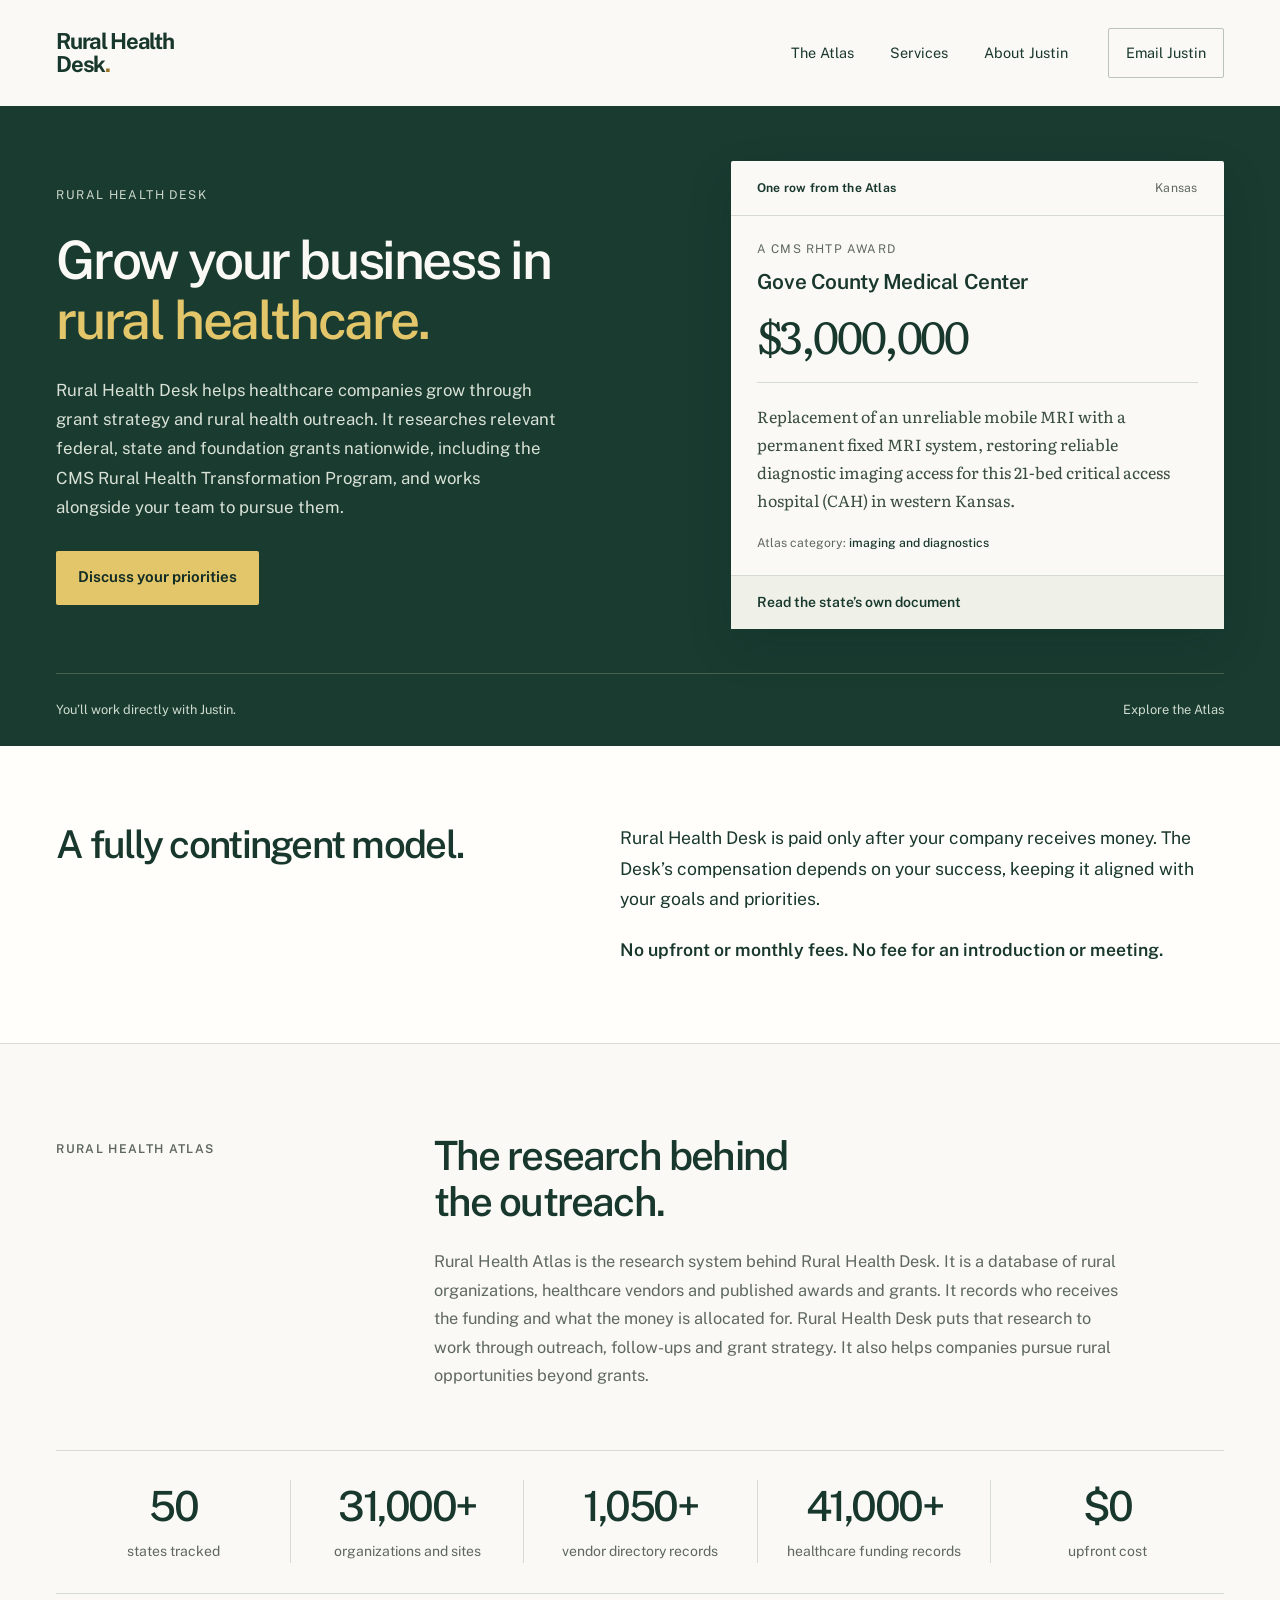
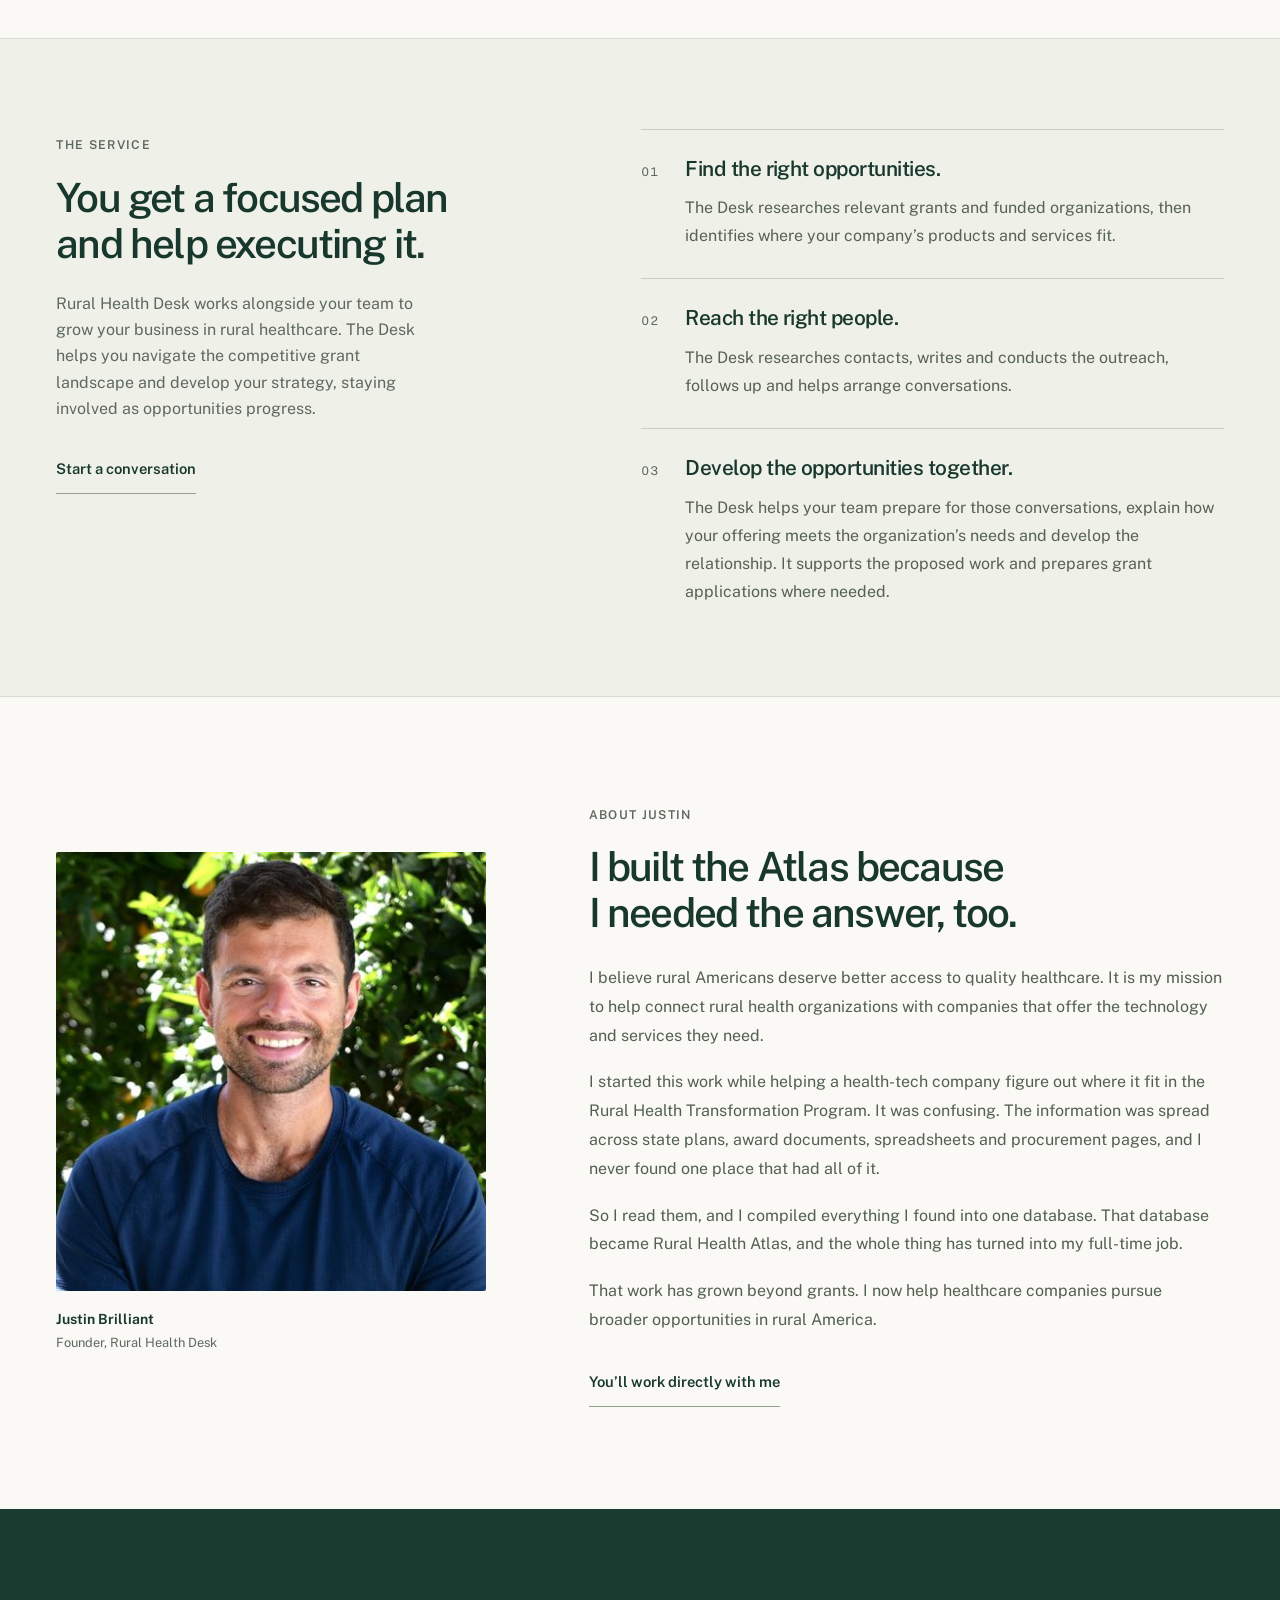
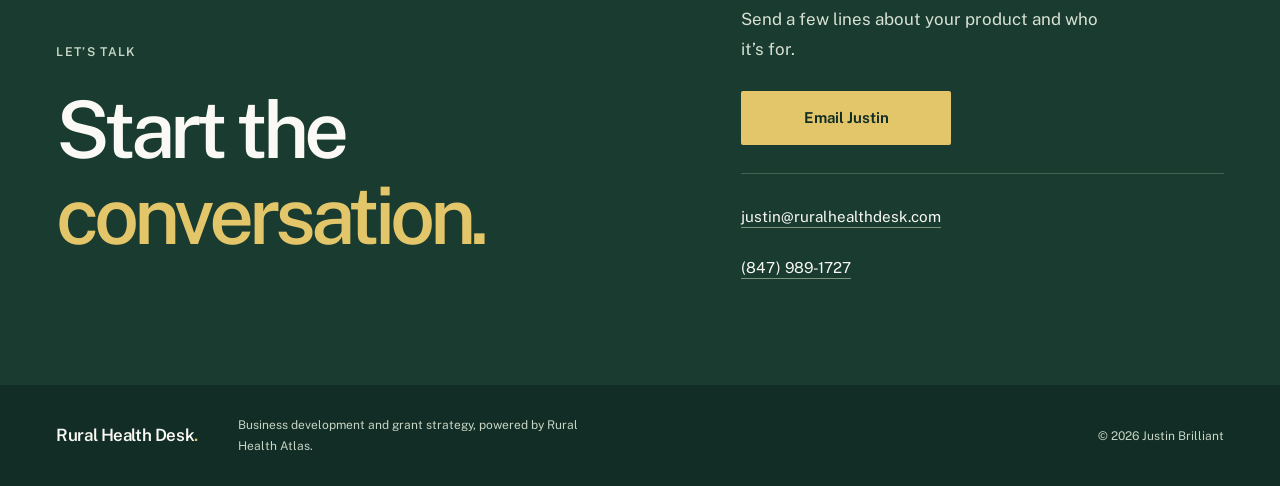
<file: index.html>
<!doctype html>
<html lang="en"><head>
<meta charset="utf-8"><meta name="viewport" content="width=device-width,initial-scale=1">
<meta name="color-scheme" content="light"><meta name="theme-color" content="#193B30">
<title>Rural healthcare outreach and grant strategy | Rural Health Desk</title><meta name="description" content="Business development and outreach for healthcare companies, with grant strategy and application support. Engage Rural Health Desk for outreach, grants or both.">
<meta name="author" content="Justin Brilliant"><link rel="canonical" href="https://ruralhealthdesk.com/">
<meta property="og:site_name" content="Rural Health Desk"><meta property="og:locale" content="en_US">
<meta property="og:type" content="website"><meta property="og:url" content="https://ruralhealthdesk.com/">
<meta property="og:title" content="Rural Health Desk"><meta property="og:description" content="Business development and outreach for healthcare companies, with grant strategy and application support. Engage Rural Health Desk for outreach, grants or both.">
<meta property="og:image" content="https://ruralhealthdesk.com/assets/og-card.png">
<meta property="og:image:type" content="image/png"><meta property="og:image:width" content="1200">
<meta property="og:image:height" content="630"><meta property="og:image:alt" content="Rural Health Desk: grow your business in rural healthcare.">
<meta name="twitter:card" content="summary_large_image">
<link rel="preload" href="/assets/fonts/public-sans.woff2" as="font" type="font/woff2" crossorigin>
<link rel="preload" href="/assets/fonts/literata-400.woff2" as="font" type="font/woff2" crossorigin>
<link rel="icon" href="/assets/favicon.svg" type="image/svg+xml"><link rel="icon" href="/favicon.ico" sizes="32x32">
<link rel="apple-touch-icon" href="/assets/apple-touch-icon.png"><link rel="manifest" href="/assets/manifest.webmanifest">
<script type="application/ld+json">{"@context": "https://schema.org", "@type": "Organization", "name": "Rural Health Desk", "url": "https://ruralhealthdesk.com", "email": "justin@ruralhealthdesk.com", "telephone": "+18479891727", "description": "Business development and outreach for healthcare companies, with grant strategy and application support. Engage Rural Health Desk for outreach, grants or both.", "founder": {"@type": "Person", "name": "Justin Brilliant"}}</script><style>@font-face{font-family:'Public Sans';font-style:normal;font-weight:400 800;font-display:swap;src:url('/assets/fonts/public-sans.woff2') format('woff2')}
@font-face{font-family:Literata;font-style:normal;font-weight:400;font-display:swap;src:url('/assets/fonts/literata-400.woff2') format('woff2')}
:root{--field:#193B30;--deep:#122D25;--paper:#FAF9F5;--white:#FFFEFA;--ink:#19382D;--muted:#5E685F;--wheat:#E4C66A;--line:#D7DCD2;--pale:#EFF1E9;--sans:'Public Sans',Arial,sans-serif;--serif:Literata,Georgia,serif;--gutter:clamp(24px,4.4vw,72px);--shell:1320px}
*{box-sizing:border-box}
html{scroll-behavior:smooth;scroll-padding-top:28px}
body{margin:0;background:var(--paper);color:var(--ink);font-family:var(--sans);font-size:1rem;line-height:1.65;-webkit-font-smoothing:antialiased}
h1,h2,h3,p,figure,blockquote,dl,dd{margin:0}
h1,h2,h3{font-weight:550;line-height:1.14;letter-spacing:-.045em}
h1{font-size:clamp(2.65rem,4.15vw,4.35rem)}
h2{font-size:clamp(2rem,3.15vw,3.05rem)}
h3{font-size:1.3rem;letter-spacing:-.025em;line-height:1.3}
p{text-wrap:pretty}
a{color:inherit;text-underline-offset:5px;text-decoration-thickness:1px}
a:focus-visible{outline:3px solid #946A14;outline-offset:5px}
img{display:block;max-width:100%;height:auto}
::selection{background:var(--wheat);color:var(--deep)}
.shell{max-width:calc(var(--shell) + 2 * var(--gutter));padding-inline:var(--gutter);margin-inline:auto}
.skip{position:fixed;top:12px;left:16px;padding:12px 20px;background:var(--wheat);color:var(--ink);z-index:100;transform:translateY(-160%)}
.skip:focus{transform:translateY(0)}
.site-header{background:var(--paper)}
.header-inner{display:flex;align-items:center;gap:40px;min-height:106px}
.wordmark{font-weight:700;font-size:1.38rem;line-height:1.02;letter-spacing:-.06em;text-decoration:none;min-width:150px}
.wordmark>span{display:block}.brand-dot{color:#9A7527}
.header-inner nav{display:flex;gap:36px;align-items:center;margin-left:auto}
.header-inner nav a{font-size:.9rem;text-decoration:none;padding-block:14px;min-height:48px;position:relative}
.header-inner nav a:after{position:absolute;content:'';height:1px;background:var(--field);bottom:9px;left:0;width:0;transition:width .18s ease}
.header-inner nav a:hover:after{width:100%}
.header-contact{display:flex;align-items:center;gap:24px;text-decoration:none;font-size:.9rem;border:1px solid #BAC4B8;border-radius:2px;padding:12px 17px;min-height:48px;transition:background .2s,border-color .2s}
.header-contact:hover{background:var(--pale);border-color:var(--field)}
.hero{background:var(--field);color:var(--paper);padding-top:clamp(42px,4.3vw,72px)}
.hero-grid{display:grid;grid-template-columns:minmax(0,1.2fr) minmax(0,1fr);align-items:center;gap:clamp(44px,6.5vw,100px)}
.scope-label{color:#CDD8CB;font-size:.76rem;letter-spacing:.115em;text-transform:uppercase;margin-bottom:24px;max-width:460px}
.hero h1{max-width:650px;font-weight:550}
.hero h1 span{font-family:inherit;font-weight:inherit;letter-spacing:inherit;color:var(--wheat)}
.hero-intro{font-size:1.05rem;line-height:1.75;color:#DAE2D7;max-width:500px;margin-top:25px}
.hero-actions{display:flex;flex-direction:column;align-items:flex-start;gap:12px;margin-top:28px}
.hero-actions p{font-size:.875rem;color:#CDD8CB}
.button{display:inline-flex;align-items:center;justify-content:center;min-height:54px;padding:14px 22px;font-size:.94rem;font-weight:650;border-radius:2px;text-decoration:none;transition:background .18s ease}
.button-wheat{background:var(--wheat);color:var(--deep)}.button-wheat:hover{background:#F1D888}
.hero a:focus-visible,.contact-section a:focus-visible{outline-color:var(--wheat)}
.button-wheat:focus-visible{outline-color:var(--paper)}
.button-green{background:var(--field);color:var(--paper)}
.hero-service{font-size:.82rem;color:#CDD8CB;margin-top:28px}
.award-note{background:var(--paper);color:var(--ink);border-radius:2px;box-shadow:0 18px 45px #071D1829;max-width:520px;width:100%;justify-self:end}
.note-top{padding:17px 26px;display:flex;align-items:center;justify-content:space-between;gap:16px;border-bottom:1px solid var(--line);font-size:.76rem;letter-spacing:.02em}
.note-top p{font-weight:650}.note-top span{color:var(--muted)}
.note-body{padding:24px 26px 22px}
.note-type{font-size:.75rem;letter-spacing:.1em;text-transform:uppercase;color:var(--muted);margin-bottom:8px}
.award-note h2{font-size:1.3rem;font-weight:600;letter-spacing:-.02em;line-height:1.3}
.award-amount{font-family:var(--serif);font-size:clamp(2.4rem,3.5vw,3.5rem);line-height:1.25;letter-spacing:-.055em;margin-top:12px}
.award-note blockquote{font-family:var(--serif);font-size:.925rem;line-height:1.75;border-top:1px solid var(--line);padding-top:19px;margin-top:19px;color:#394D3E}
.category{font-size:.76rem;color:var(--muted);margin-top:19px;line-height:1.65}
.category strong{font-weight:500;color:var(--ink)}
.source-link{border-top:1px solid var(--line);background:var(--pale);display:flex;align-items:center;justify-content:space-between;gap:15px;padding:15px 26px;font-size:.82rem;font-weight:600;text-decoration:none;min-height:54px;transition:background .18s}
.source-link:hover{background:#E3E8DC}
.award-note .source-link:focus-visible{outline-color:var(--ink);outline-offset:-5px}
.hero-baseline{display:flex;align-items:center;justify-content:space-between;gap:24px;padding:22px 0;border-top:1px solid #476151;margin-top:44px;font-size:.8rem;color:#CFDBCF}
.hero-baseline a{display:flex;text-decoration:none;min-height:28px;align-items:center}
.section-intro{display:grid;grid-template-columns:1fr 2.4fr;gap:48px}
.section-label{font-size:.76rem;letter-spacing:.11em;text-transform:uppercase;font-weight:600;color:var(--muted);padding-top:6px}
.atlas-section{padding-block:clamp(64px,7vw,112px) 44px}
.section-intro h2{max-width:700px}
.section-intro>div>p{max-width:690px;color:var(--muted);margin-top:22px;font-size:1.02rem;line-height:1.75}
.metrics{display:grid;grid-template-columns:repeat(5,minmax(0,1fr));margin-top:60px;border-top:1px solid var(--line);border-bottom:1px solid var(--line);padding-block:29px 30px}
.metrics>div{padding:0 18px;border-left:1px solid var(--line);text-align:center}
.metrics>div:first-child{border-left:0}
.metrics dt{font-size:clamp(2rem,3.25vw,3.2rem);line-height:1.25;letter-spacing:-.06em;font-weight:500;white-space:nowrap}
.metrics dd{font-size:.85rem;color:var(--muted);margin-top:8px;margin-inline:auto}
.stat-prefix{display:block;font-size:.86rem;letter-spacing:0;vertical-align:baseline}
.data-caption{font-size:.76rem;color:var(--muted);margin-top:14px}
.desk-section{padding-block:clamp(64px,7vw,108px);background:var(--pale);border-block:1px solid var(--line)}
.desk-layout{display:grid;grid-template-columns:minmax(0,1fr) minmax(0,1.24fr);column-gap:clamp(54px,9vw,144px);row-gap:32px}
.desk-heading h2{margin-top:20px;max-width:500px}
.desk-heading>p:not(.section-label){color:var(--muted);font-size:1rem;max-width:380px;margin-top:24px}
.text-link{display:inline-flex;align-items:center;min-height:48px;font-size:.92rem;font-weight:600;text-decoration:none;border-bottom:1px solid #95A38E}
.desk-heading .text-link{margin-top:23px}
.payment-section{padding-block:clamp(56px,6vw,88px);border-bottom:1px solid var(--line);background:var(--white)}
.payment-layout{display:grid;grid-template-columns:minmax(0,1fr) minmax(0,1.24fr);gap:clamp(32px,6vw,88px);align-items:start}
.payment-layout h2{font-size:clamp(2rem,3vw,2.8rem);max-width:500px}
.payment-layout p{font-size:1.1rem;line-height:1.75;max-width:670px}
.payment-layout p+p{margin-top:20px;font-weight:600}
.deliverables article{border-top:1px solid #C7D1C2;padding:25px 0 28px}
.deliverables article:last-child{padding-bottom:0}
.deliverable-heading{display:grid;grid-template-columns:27px 1fr;gap:17px;align-items:baseline}
.deliverable-heading>span{font-size:.75rem;color:var(--muted);font-variant-numeric:tabular-nums;letter-spacing:.04em}
.deliverables p{margin:12px 0 0 44px;color:#566252;font-size:.95rem;line-height:1.75}
.about-section{padding-block:clamp(72px,8vw,128px)}
.about-grid{display:grid;grid-template-columns:minmax(0,.88fr) minmax(0,1.3fr);gap:clamp(54px,8vw,120px);align-items:center}
.portrait{max-width:430px}.portrait img{width:100%;aspect-ratio:880/899;object-fit:cover;border-radius:2px}
.portrait figcaption{display:flex;flex-direction:column;margin-top:17px;font-size:.86rem;line-height:1.7}
.portrait figcaption>span:first-child{font-weight:650}.portrait figcaption>span:last-child{color:var(--muted);font-size:.8rem}
.about-copy h2{margin:19px 0 28px}.about-copy>p:not(.section-label){margin-top:18px;color:#52604F;font-size:1rem;line-height:1.8;max-width:660px}
.about-copy .text-link{margin-top:24px}
.contact-section{background:var(--field);color:var(--paper);padding-block:clamp(64px,7.5vw,114px)}
.contact-grid{display:grid;grid-template-columns:minmax(0,1.18fr) minmax(0,1fr);gap:clamp(54px,9vw,144px);align-items:center}
.contact-section .section-label{color:#C9D7C6;margin-bottom:25px}
.contact-section h2{font-size:clamp(3.3rem,6.2vw,6rem);line-height:1.08;letter-spacing:-.065em}
.contact-section h2 span{font-family:inherit;font-weight:inherit;color:var(--wheat)}
.contact-copy>p:first-child{max-width:395px;color:#D9E1D5;font-size:1.06rem;line-height:1.75}
.contact-copy .button{margin-top:27px;min-width:210px}
.contact-copy .response-time{font-size:.85rem;color:#CCD9C7;margin-top:11px}
.contact-copy address{border-top:1px solid #476151;margin-top:28px;padding-top:20px;font-style:normal;display:flex;flex-direction:column;align-items:flex-start;gap:7px;font-size:.95rem}
.contact-copy address a{min-height:32px;text-decoration-color:#7C9380;overflow-wrap:anywhere}
.site-footer{background:var(--deep);color:#C7D5C6;padding-block:30px}
.footer-inner{display:flex;align-items:center;gap:40px;flex-wrap:wrap}
.footer-brand{text-decoration:none;font-weight:600;font-size:1.06rem;letter-spacing:-.025em;color:var(--paper)}
.footer-brand span{color:var(--wheat)}
.footer-inner p{font-size:.75rem;max-width:355px;line-height:1.7}
.footer-inner .copyright{margin-left:auto}
.site-footer a:focus-visible{outline-color:var(--wheat)}
.not-found{min-height:65vh;padding-block:80px}.not-found h1{margin-block:24px}.not-found .button{margin-block:28px}.not-found>p{margin-block:20px}
@media(min-width:1600px){.hero-grid{gap:100px;grid-template-columns:minmax(0,1.18fr) minmax(0,1fr)}}
@media(max-width:1050px){.header-inner{gap:26px}.header-inner nav{gap:23px}.hero-grid{gap:38px;grid-template-columns:minmax(0,1.1fr) minmax(0,1fr)}.hero h1{font-size:clamp(2.5rem,4.55vw,3rem)}.hero-intro{font-size:1rem}.note-body{padding:22px}.note-top,.source-link{padding-inline:22px}.award-note blockquote{font-size:.86rem}.hero-service{font-size:.76rem}.section-intro{grid-template-columns:1fr 2.2fr;gap:32px}.desk-layout{gap:48px}.about-grid{gap:48px}.footer-inner{gap:24px}.footer-inner .copyright{margin-left:0}}
@media(max-width:760px){.header-inner{min-height:102px;padding-top:19px;padding-bottom:12px;gap:15px 20px;flex-wrap:wrap}.wordmark{font-size:1.2rem;min-width:0}.header-contact{margin-left:auto;font-size:.84rem;min-height:44px;padding:10px 13px;gap:18px}.header-inner nav{order:3;margin-left:0;width:100%;gap:27px;border-top:1px solid var(--line);padding-top:2px}.header-inner nav a{font-size:.81rem;min-height:44px;padding:10px 0}.hero{padding-top:36px}.hero-grid{grid-template-columns:1fr;gap:38px}.hero h1{font-size:clamp(2.55rem,7.1vw,3.8rem);max-width:610px}.scope-label{font-size:.75rem;letter-spacing:.085em;margin-bottom:22px;max-width:330px}.hero-intro{max-width:560px;margin-top:22px}.hero-actions{margin-top:23px;gap:11px}.hero-service{margin-top:22px;font-size:.79rem}.award-note{max-width:none;justify-self:stretch}.award-note h2{font-size:1.3rem}.award-amount{font-size:2.85rem}.award-note blockquote{font-size:.95rem}.note-body{padding:23px}.note-top,.source-link{padding-inline:23px}.category{font-size:.78rem}.hero-baseline{margin-top:32px;align-items:flex-start;font-size:.75rem;padding-block:20px;gap:16px}.hero-baseline>span{max-width:210px}.hero-baseline a{gap:12px;white-space:nowrap}.section-intro,.desk-layout,.payment-layout,.about-grid,.contact-grid{grid-template-columns:1fr;gap:26px}.atlas-section{padding-top:59px}.section-label{font-size:.75rem}.section-intro h2{font-size:2.15rem}.section-intro>div>p{font-size:1rem;margin-top:20px}.metrics{grid-template-columns:repeat(2,minmax(0,1fr));margin-top:35px;padding-block:0}.metrics>div{padding:24px 12px;border-left:0}.metrics>div:nth-child(even){border-left:1px solid var(--line)}.metrics>div:last-child:nth-child(odd){grid-column:1/-1}.metrics>div:nth-child(-n+4){border-bottom:1px solid var(--line)}.metrics dt{font-size:2.35rem}.metrics dd{font-size:.875rem;max-width:150px}.stat-prefix{display:block;font-size:.75rem;line-height:1.1;letter-spacing:0;margin-bottom:4px}.data-caption{font-size:.75rem;max-width:440px;line-height:1.7}.desk-section{padding-block:56px}.desk-heading h2{font-size:2.2rem;margin-top:16px}.desk-heading>p:not(.section-label){max-width:580px}.deliverables{margin-top:12px}.deliverables article{padding-block:23px}.deliverables p{margin-left:36px;font-size:1rem}.deliverable-heading{gap:12px;grid-template-columns:24px 1fr}.deliverable-heading h3{font-size:1.17rem}.about-section{padding-block:60px}.about-grid{gap:35px}.portrait{max-width:480px}.portrait figcaption{margin-top:14px}.about-copy h2{font-size:2.15rem;margin-top:17px}.about-copy h2 br{display:none}.about-copy>p:not(.section-label){font-size:1rem}.contact-grid{gap:35px}.contact-section{padding-block:57px}.contact-section .section-label{margin-bottom:20px}.contact-section h2{font-size:clamp(3rem,10vw,4.6rem)}.contact-copy>p:first-child{font-size:1rem;max-width:550px}.contact-copy address{font-size:.9rem}.footer-inner{flex-direction:column;align-items:flex-start;gap:14px}.footer-inner p{font-size:.75rem;max-width:330px}}
@media(max-width:359px){.header-inner nav{gap:22px}.header-inner nav a{font-size:.8rem}.hero h1{font-size:2.38rem}.hero-baseline{flex-direction:column;gap:8px}.hero-baseline>span{max-width:none}.metrics dt{font-size:2rem}.button{padding-inline:18px;gap:23px}.award-amount{font-size:2.5rem}.contact-section h2{font-size:2.85rem}}
@media(prefers-reduced-motion:reduce){html{scroll-behavior:auto}*,*:before,*:after{transition:none!important}}
@media print{body{font-size:10pt;background:white;color:black}.shell{padding:0;max-width:none}.site-header,.hero-baseline,.hero-actions,.header-contact,.site-footer,.text-link,.contact-copy .button{display:none}.hero,.contact-section,.desk-section{background:white;color:black;padding-block:20px}.hero-grid,.section-intro,.desk-layout,.about-grid,.contact-grid{display:block}.hero-copy p,.hero h1 span,.contact-section h2 span,.contact-copy p,.contact-section .section-label{color:black}.hero h1{font-size:28pt}.hero-service{display:none}.award-note{box-shadow:none;border:1px solid #888;margin-top:24px;max-width:none;break-inside:avoid}.award-amount{font-size:28pt}.source-link{background:white}.atlas-section,.about-section{padding-block:24px}.section-label{color:black}.metrics{margin-top:20px}.metrics dt{font-size:22pt}.deliverables article{break-inside:avoid}.portrait{max-width:180px;float:left;margin:0 30px 20px 0}.about-copy{overflow:hidden}.about-copy h2{font-size:22pt}.contact-section{clear:both}.contact-section h2{font-size:26pt}.contact-copy address{border-color:#888}.contact-copy address a{color:black}.contact-copy p.response-time{color:black}.not-found{min-height:0}}

/* Readable source text and contact targets at every breakpoint. */
.award-note blockquote{font-size:1rem}
.source-link,.metrics dd,.portrait figcaption,.hero-service{font-size:.875rem}
.deliverables p{font-size:1rem}
.contact-copy address a{display:inline-flex;align-items:center;min-height:44px}
@media(max-width:760px){.desk-heading h2{text-wrap:balance}.desk-heading h2 br{display:none}}
</style></head><body>
<a class="skip" href="#main">Skip to main content</a>
<header class="site-header"><div class="shell header-inner">
<a class="wordmark" href="/" aria-label="Rural Health Desk home"><span>Rural Health</span><span>Desk<span class="brand-dot">.</span></span></a>
<nav aria-label="Primary"><a href="/#atlas">The Atlas</a><a href="/#desk">Services</a><a href="/#about">About Justin</a></nav>
<a class="header-contact" href="mailto:justin@ruralhealthdesk.com?subject=Rural%20Health%20Desk%20inquiry">Email Justin</a>
</div></header>
<main id="main">
<section class="hero" aria-labelledby="hero-title"><div class="shell">
<div class="hero-grid"><div class="hero-copy">
<p class="scope-label">Rural Health Desk</p>
<h1 id="hero-title">Grow your business in <span>rural healthcare.</span></h1>
<p class="hero-intro">Rural Health Desk helps healthcare companies grow through grant strategy and rural health outreach. It researches relevant federal, state and foundation grants nationwide, including the CMS Rural Health Transformation Program, and works alongside your team to pursue them.</p>
<div class="hero-actions"><a class="button button-wheat" href="mailto:justin@ruralhealthdesk.com?subject=Rural%20Health%20Desk%20inquiry">Discuss your priorities</a></div>
</div>
<aside class="award-note" aria-labelledby="award-note-title">
<div class="note-top"><p>One row from the Atlas</p><span>Kansas</span></div>
<div class="note-body"><p class="note-type">A CMS RHTP award</p>
<h2 id="award-note-title">Gove County Medical Center</h2>
<p class="award-amount">$3,000,000</p>
<blockquote>Replacement of an unreliable mobile MRI with a permanent fixed MRI system, restoring reliable diagnostic imaging access for this 21-bed critical access hospital (CAH) in western Kansas.</blockquote>
<p class="category">Atlas category: <strong>imaging and diagnostics</strong></p>
</div><a class="source-link" href="https://www.kdhe.ks.gov/DocumentCenter/View/58981/REH-CAP-and-RPGP-Award-Winners-PDF">Read the state’s own document</a>
</aside></div>
<div class="hero-baseline"><span>You’ll work directly with Justin.</span><a href="#atlas">Explore the Atlas</a></div>
</div></section>

<section class="payment-section" aria-labelledby="payment-title"><div class="shell payment-layout">
<h2 id="payment-title">A fully contingent model.</h2>
<div><p>Rural Health Desk is paid only after your company receives money. The Desk’s compensation depends on your success, keeping it aligned with your goals and priorities.</p>
<p>No upfront or monthly fees. No fee for an introduction or meeting.</p></div>
</div></section>

<section class="atlas-section" id="atlas" aria-labelledby="atlas-title"><div class="shell">
<div class="section-intro"><p class="section-label">Rural Health Atlas</p><div>
<h2 id="atlas-title">The research behind<br>the outreach.</h2>
<p>Rural Health Atlas is the research system behind Rural Health Desk. It is a database of rural organizations, healthcare vendors and published awards and grants. It records who receives the funding and what the money is allocated for. Rural Health Desk puts that research to work through outreach, follow-ups and grant strategy. It also helps companies pursue rural opportunities beyond grants.</p>
</div></div>
<dl class="metrics">
<div><dt>50</dt><dd>states tracked</dd></div>
<div><dt>31,000+</dt><dd>organizations and sites</dd></div>
<div><dt>1,050+</dt><dd>vendor directory records</dd></div>
<div><dt>41,000+</dt><dd>healthcare funding records</dd></div>
<div><dt>$0</dt><dd>upfront cost</dd></div>
</dl>
</div></section>

<section class="desk-section" id="desk" aria-labelledby="desk-title"><div class="shell desk-layout">
<div class="desk-heading"><p class="section-label">The service</p><h2 id="desk-title">You get a focused plan<br> and help executing it.</h2>
<p>Rural Health Desk works alongside your team to grow your business in rural healthcare. The Desk helps you navigate the competitive grant landscape and develop your strategy, staying involved as opportunities progress.</p>
<a class="text-link" href="mailto:justin@ruralhealthdesk.com?subject=Rural%20Health%20Desk%20inquiry">Start a conversation</a></div>
<div class="deliverables">
<article><div class="deliverable-heading"><span aria-hidden="true">01</span><h3>Find the right opportunities.</h3></div><p>The Desk researches relevant grants and funded organizations, then identifies where your company’s products and services fit.</p></article>
<article><div class="deliverable-heading"><span aria-hidden="true">02</span><h3>Reach the right people.</h3></div><p>The Desk researches contacts, writes and conducts the outreach, follows up and helps arrange conversations.</p></article>
<article><div class="deliverable-heading"><span aria-hidden="true">03</span><h3>Develop the opportunities together.</h3></div><p>The Desk helps your team prepare for those conversations, explain how your offering meets the organization’s needs and develop the relationship. It supports the proposed work and prepares grant applications where needed.</p></article>
</div></div></section>

<section class="about-section" id="about" aria-labelledby="about-title"><div class="shell about-grid">
<figure class="portrait"><img src="/assets/justin.jpg" srcset="/assets/justin-small.jpg 440w, /assets/justin.jpg 880w" sizes="(max-width:760px) calc(100vw - 48px), 420px" alt="Justin Brilliant, founder of Rural Health Desk" width="880" height="899" loading="lazy" decoding="async"><figcaption><span>Justin Brilliant</span><span>Founder, Rural Health Desk</span></figcaption></figure>
<div class="about-copy"><p class="section-label">About Justin</p><h2 id="about-title">I built the Atlas because<br> I needed the answer, too.</h2>
<p>I believe rural Americans deserve better access to quality healthcare. It is my mission to help connect rural health organizations with companies that offer the technology and services they need.</p>
<p>I started this work while helping a health-tech company figure out where it fit in the Rural Health Transformation Program. It was confusing. The information was spread across state plans, award documents, spreadsheets and procurement pages, and I never found one place that had all of it.</p>
<p>So I read them, and I compiled everything I found into one database. That database became Rural Health Atlas, and the whole thing has turned into my full-time job.</p>
<p>That work has grown beyond grants. I now help healthcare companies pursue broader opportunities in rural America.</p>
<a class="text-link" href="mailto:justin@ruralhealthdesk.com?subject=Rural%20Health%20Desk%20inquiry">You’ll work directly with me</a>
</div></div></section>

<section class="contact-section" id="contact" aria-labelledby="contact-title"><div class="shell contact-grid">
<div><p class="section-label">Let’s talk</p><h2 id="contact-title">Start the<br><span>conversation.</span></h2></div>
<div class="contact-copy"><p>Send a few lines about your product and who it’s for.</p>
<a class="button button-wheat" href="mailto:justin@ruralhealthdesk.com?subject=Rural%20Health%20Desk%20inquiry">Email Justin</a>
<address><a href="mailto:justin@ruralhealthdesk.com">justin@ruralhealthdesk.com</a><a href="tel:+18479891727">(847) 989-1727</a></address></div>
</div></section>
</main><footer class="site-footer"><div class="shell footer-inner">
<a class="footer-brand" href="/">Rural Health Desk<span aria-hidden="true">.</span></a>
<p>Business development and grant strategy, powered by Rural Health Atlas.</p>
<p class="copyright">&copy; 2026 Justin Brilliant</p>
</div></footer></body></html>
</file>
